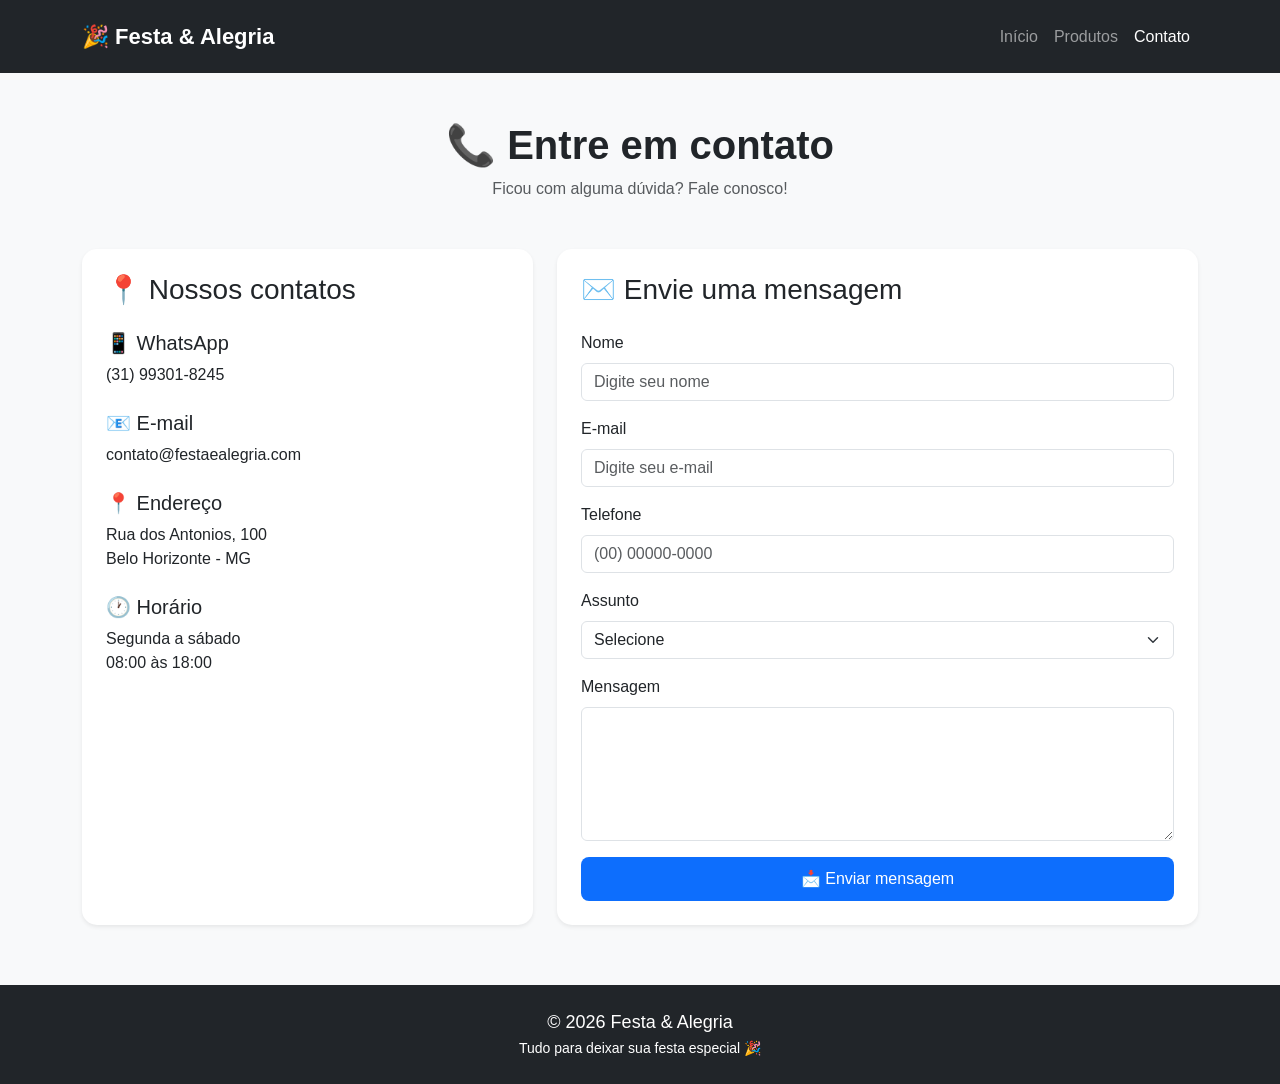
<file: contato.html>
<!DOCTYPE html>
<html lang="pt-BR">

<head>
    <meta charset="UTF-8">

    <meta name="viewport"
        content="width=device-width, initial-scale=1.0">

    <title>Contato - Festa & Alegria</title>

    <!-- Bootstrap -->
    <link
        href="https://cdn.jsdelivr.net/npm/bootstrap@5.3.8/dist/css/bootstrap.min.css"
        rel="stylesheet">

    <!-- CSS -->
    <link rel="stylesheet" href="style.css">
</head>

<body>

    <!-- NAVBAR -->

    <nav class="navbar navbar-expand-lg bg-dark navbar-dark ">

        <div class="container">

            <a class="navbar-brand fw-bold"
                href="bloco.html">

                🎉 Festa & Alegria

            </a>


            <button
                class="navbar-toggler"
                type="button"
                data-bs-toggle="collapse"
                data-bs-target="#menu">

                <span class="navbar-toggler-icon"></span>

            </button>


            <div
                class="collapse navbar-collapse "
                id="menu">

                <ul class="navbar-nav ms-auto">

                    <li class="nav-item">

                        <a class="nav-link"
                            href="bloco.html">

                            Início

                        </a>

                    </li>


                    <li class="nav-item">

                        <a class="nav-link"
                            href="bloco.html#produtos">

                            Produtos

                        </a>

                    </li>


                    <li class="nav-item">

                        <a class="nav-link active"
                            href="contato.html">

                            Contato

                        </a>

                    </li>

                </ul>

            </div>

        </div>

    </nav>


    <!-- CONTATO -->

    <main class="container my-5">

        <div class="text-center mb-5">

            <h1 class="fw-bold">
                📞 Entre em contato
            </h1>

            <p class="text-muted">
                Ficou com alguma dúvida? Fale conosco!
            </p>

        </div>


        <div class="row g-4">


            <!-- INFORMAÇÕES -->

            <div class="col-md-5">

                <div class="card shadow-sm h-100">

                    <div class="card-body p-4">

                        <h3 class="mb-4">
                            📍 Nossos contatos
                        </h3>


                        <div class="mb-4">

                            <h5>📱 WhatsApp</h5>

                            <p>
                                (31) 99301-8245
                            </p>

                        </div>


                        <div class="mb-4">

                            <h5>📧 E-mail</h5>

                            <p>
                                contato@festaealegria.com
                            </p>

                        </div>


                        <div class="mb-4">

                            <h5>📍 Endereço</h5>

                            <p>
                                Rua dos Antonios, 100<br>
                                Belo Horizonte - MG
                            </p>

                        </div>


                        <div>

                            <h5>🕐 Horário</h5>

                            <p>
                                Segunda a sábado<br>
                                08:00 às 18:00
                            </p>

                        </div>

                    </div>

                </div>

            </div>


            <!-- FORMULÁRIO -->

            <div class="col-md-7">

                <div class="card shadow-sm">

                    <div class="card-body p-4">

                        <h3 class="mb-4">
                            ✉️ Envie uma mensagem
                        </h3>


                        <form>


                            <!-- NOME -->

                            <div class="mb-3">

                                <label
                                    for="nome"
                                    class="form-label">

                                    Nome

                                </label>

                                <input
                                    type="text"
                                    class="form-control"
                                    id="nome"
                                    placeholder="Digite seu nome"
                                    required>

                            </div>


                            <!-- EMAIL -->

                            <div class="mb-3">

                                <label
                                    for="email"
                                    class="form-label">

                                    E-mail

                                </label>

                                <input
                                    type="email"
                                    class="form-control"
                                    id="email"
                                    placeholder="Digite seu e-mail"
                                    required>

                            </div>


                            <!-- TELEFONE -->

                            <div class="mb-3">

                                <label
                                    for="telefone"
                                    class="form-label">

                                    Telefone

                                </label>

                                <input
                                    type="tel"
                                    class="form-control"
                                    id="telefone"
                                    placeholder="(00) 00000-0000">

                            </div>


                            <!-- ASSUNTO -->

                            <div class="mb-3">

                                <label
                                    for="assunto"
                                    class="form-label">

                                    Assunto

                                </label>

                                <select
                                    class="form-select"
                                    id="assunto">

                                    <option selected>
                                        Selecione
                                    </option>

                                    <option>
                                        Dúvida sobre produto
                                    </option>

                                    <option>
                                        Pedido
                                    </option>

                                    <option>
                                        Orçamento
                                    </option>

                                    <option>
                                        Outro
                                    </option>

                                </select>

                            </div>


                            <!-- MENSAGEM -->

                            <div class="mb-3">

                                <label
                                    for="mensagem"
                                    class="form-label">

                                    Mensagem

                                </label>

                                <textarea
                                    class="form-control"
                                    id="mensagem"
                                    rows="5"
                                    placeholder="Digite sua mensagem">
                                </textarea>

                            </div>


                            <!-- BOTÃO -->

                            <button
                                type="submit"
                                class="btn btn-primary w-100">

                                📩 Enviar mensagem

                            </button>

                        </form>

                    </div>

                </div>

            </div>

        </div>

    </main>


    <!-- RODAPÉ -->

    <footer class="bg-dark text-white text-center p-4">

        <p class="mb-0">
            © 2026 Festa & Alegria
        </p>

        <small>
            Tudo para deixar sua festa especial 🎉
        </small>

    </footer>


    <!-- Bootstrap JS -->

    <script
        src="https://cdn.jsdelivr.net/npm/bootstrap@5.3.8/dist/js/bootstrap.bundle.min.js">
    </script>

</body>

</html>
</file>
<file: style.css>
/* 
   CONFIGURAÇÕES GERAIS
 */

* {
    margin: 0;
    padding: 0;
    box-sizing: border-box;
}

body {
  
    background-color: #f8f9fa;
    font-family: Arial, sans-serif;
}

/*
   NAVBAR
*/

.navbar {
    padding: 15px 0;
}

.navbar-brand {
    font-size: 22px;
}

.nav-link {
    transition: 0.3s;
}

.nav-link:hover {
    color: #ffc107 ;
}


/* 
   BANNER PRINCIPAL
 */

.banner {
    min-height: 450px;

    display: flex;
    align-items: center;
    justify-content: center;

    text-align: center;

   
    background:
    linear-gradient(
        rgba(0, 0, 0, 0.1),
        rgba(0, 0, 0, 0.1),
        rgba(0, 0, 0, 0.1)
        
    ),
    url("images\ \(6\).jpg");

background-size: cover;
background-position: center;
background-repeat: no-repeat;


background-size: cover;
background-position: center;
background-repeat: no-repeat;


    color: rgb(253, 251, 251);
}

.banner h1 {
    font-size: 50px;
    margin-bottom: 20px;
}

.banner p {
    font-size: 21px;
    margin-bottom: 30px;
}

.banner .btn {
    padding: 12px 30px;
    border-radius: 30px;
}


/* 
   TÍTULOS
   
*/

h2 {
    font-weight: bold;
}



/*
   card foto
*/



.foto,
.foto2 {
    padding: 50px 0;
}

.foto img,
.foto2 img {
    width: 100%;
    max-height: 400px;
    object-fit: cover;
}

.texto-foto,
.texto-foto2 {
    font-size: 20px;
    line-height: 1.6;
    padding: 20px;
}




/* 
   CATEGORIAS
 */

.categoria {
  
    border-radius: 15px;

    background-color: rgb(238, 67, 67);

    padding: 25px ;

    transition: 0.3s;

    height: 100%;
}

.categoria:hover {
    transform: translateY(-8px);

    box-shadow:
        0 10px 25px rgba(0, 0, 0, 0.12);
}

.categoria div {
    margin-bottom: 15px;
}
hr{
    color: #f8f9fa;
}


/* 
   CARDS DOS PRODUTOS
 */

.card {
    border: none;

    border-radius: 15px;

    overflow: hidden;

    transition: 0.3s;
}

.card:hover {
    transform: translateY(-7px);

    box-shadow:
        0 10px 25px rgba(0, 0, 0, 0.15) ;
}

.card-body {
    padding: 20px;
}

.card-title {
    font-weight: bold;
}


/* 
   IMAGEM DO PRODUTO
 */

.produto-imagem {
    height: 220px;

    display: flex;
    align-items: center;
    justify-content: center;

    font-size: 90px;

    background: linear-gradient(
        135deg,
        #8d7610,
        #070502
    );
}


/* 
   PREÇO
 */

.card h4 {
    color: #e03131;

    font-weight: bold;

    margin: 15px 0;
}


/* 
   BOTÕES
*/

.btn-primary {
    border: none;

    border-radius: 8px;

    padding: 10px 15px;

    transition: 0.3s;
}

.btn-primary:hover {
    transform: scale(1.03);
}


/* 
   BOTÃO DO CARRINHO
 */

.btn-warning {
    border-radius: 20px;

    font-weight: bold;
}

#quantidadeCarrinho {
    margin-left: 5px;
}


/* 
   MODAL DO CARRINHO
 */

.modal-content {
    border: none;

    border-radius: 15px;

    overflow: hidden;
}

.modal-header {
    background: #845ef7;

    color: white;
}

.modal-header .btn-close {
    filter: brightness(0) invert(1);
}


/* 
   LISTA DO CARRINHO
 */

#listaCarrinho {
    margin-bottom: 20px;
}

#listaCarrinho .list-group-item {
    padding: 15px;
}


/*
   TOTAL
 */

#valorTotal {
    color: #198754;

    font-weight: bold;
}


/* 
   CARRINHO VAZIO
 */

#carrinhoVazio {
    padding: 30px;
    color: #6c757d;
}


/* 
   RODAPÉ
 */

footer {
    margin-top: 60px;

    padding: 30px 15px !important;
}

footer p {
    font-size: 18px;
}


/*
   RESPONSIVIDADE
 */

@media (max-width: 768px) {

    .banner {
        min-height: 380px;

        padding: 50px 20px;
    }

    .banner h1 {
        font-size: 36px;
    }

    .banner p {
        font-size: 18px;
    }

    .produto-imagem {
        height: 180px;
    }

    .navbar .btn-warning {
        margin-top: 10px;
    }
}

/*
   CELULAR PEQUENO
*/

@media (max-width: 576px) {

    .banner h1 {
        font-size: 30px;
    }

    .banner p {
        font-size: 16px;
    }

    .produto-imagem {
        height: 160px;

        font-size: 70px;
    }
}
</file>
